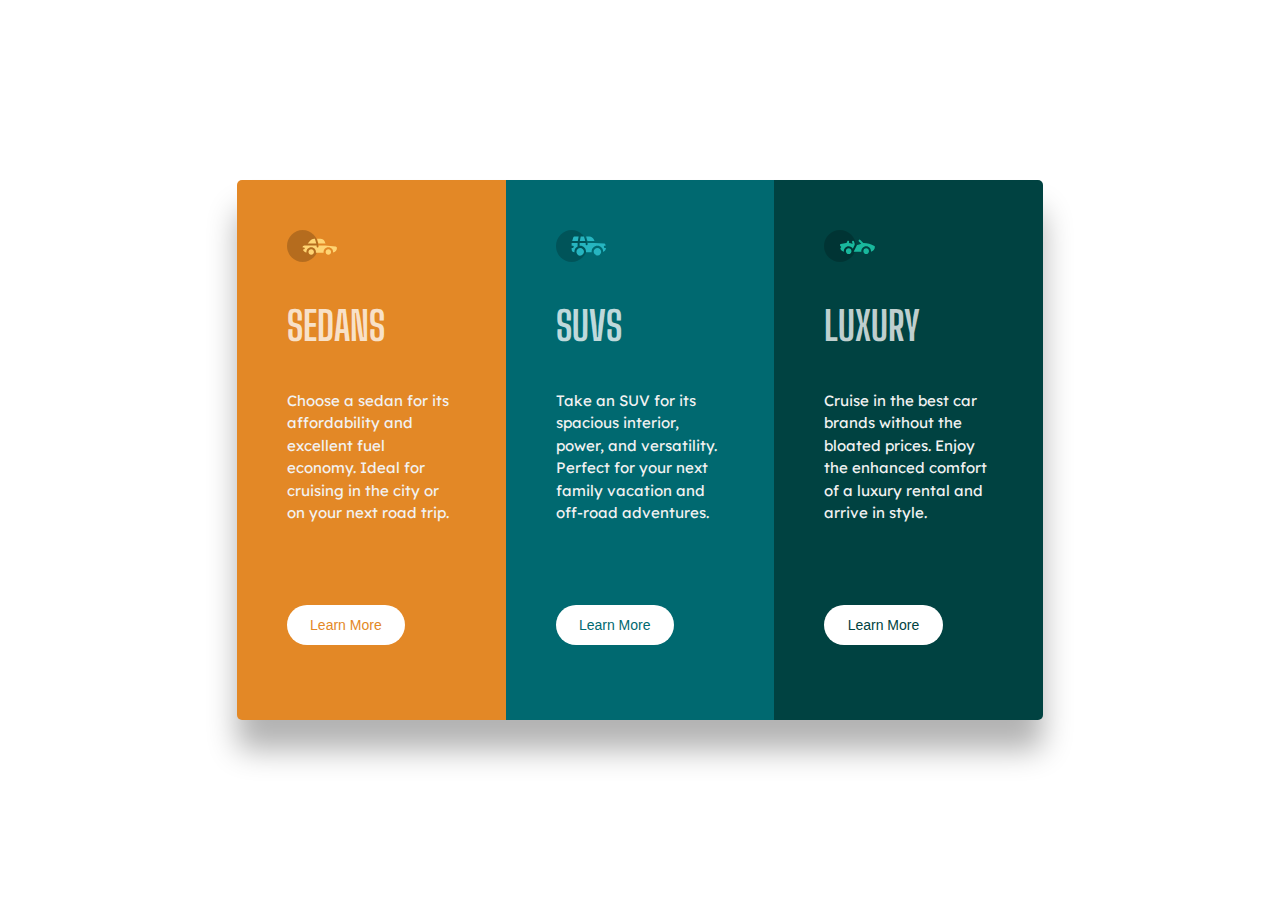
<file: 3-column-preview-card-component-main/index.html>
<!DOCTYPE html>
<html lang="en">
  <head>
    <meta charset="UTF-8" />
    <meta name="viewport" content="width=device-width, initial-scale=1.0" />
    <!-- displays site properly based on user's device -->

    <link
      rel="icon"
      type="image/png"
      sizes="32x32"
      href="./images/favicon-32x32.png"
    />

    <link rel="stylesheet" href="./style.css">

    <title>Frontend Mentor | 3-column preview card component</title>

    </style>
  </head>
  <body>
    <div class="container">

        <div class="card card--sedan">
          <img src="./images/icon-sedans.svg" alt="" class="card__img">
          <h1 class="card__header">Sedans</h1>
          <p class="card__description">Choose a sedan for its affordability and excellent fuel economy.
            Ideal for cruising in the city or on your next road trip.</p>
            <button class="card__btn">Learn More</button>
          </div>
          <div class="card card--suv">
            <img src="./images/icon-suvs.svg" alt="" class="card__img">
            <h1 class="card__header">SUVs</h1>
            <p class="card__description">Take an SUV
              for its spacious interior, power, and versatility. Perfect for your next
              family vacation and off-road adventures.</p>
              <button class="card__btn">Learn More</button>
            </div>
            <div class="card card--luxury">
              <img src="./images/icon-luxury.svg" alt="" class="card__img">
              <h1 class="card__header">Luxury</h1>
              <p class="card__description">Cruise in the best car
                brands without the bloated prices. Enjoy the enhanced comfort of a luxury
                rental and arrive in style.</p>
                <button class="card__btn">Learn More</button>
              </div>
            </div>
          
  </body>
</html>
</file>
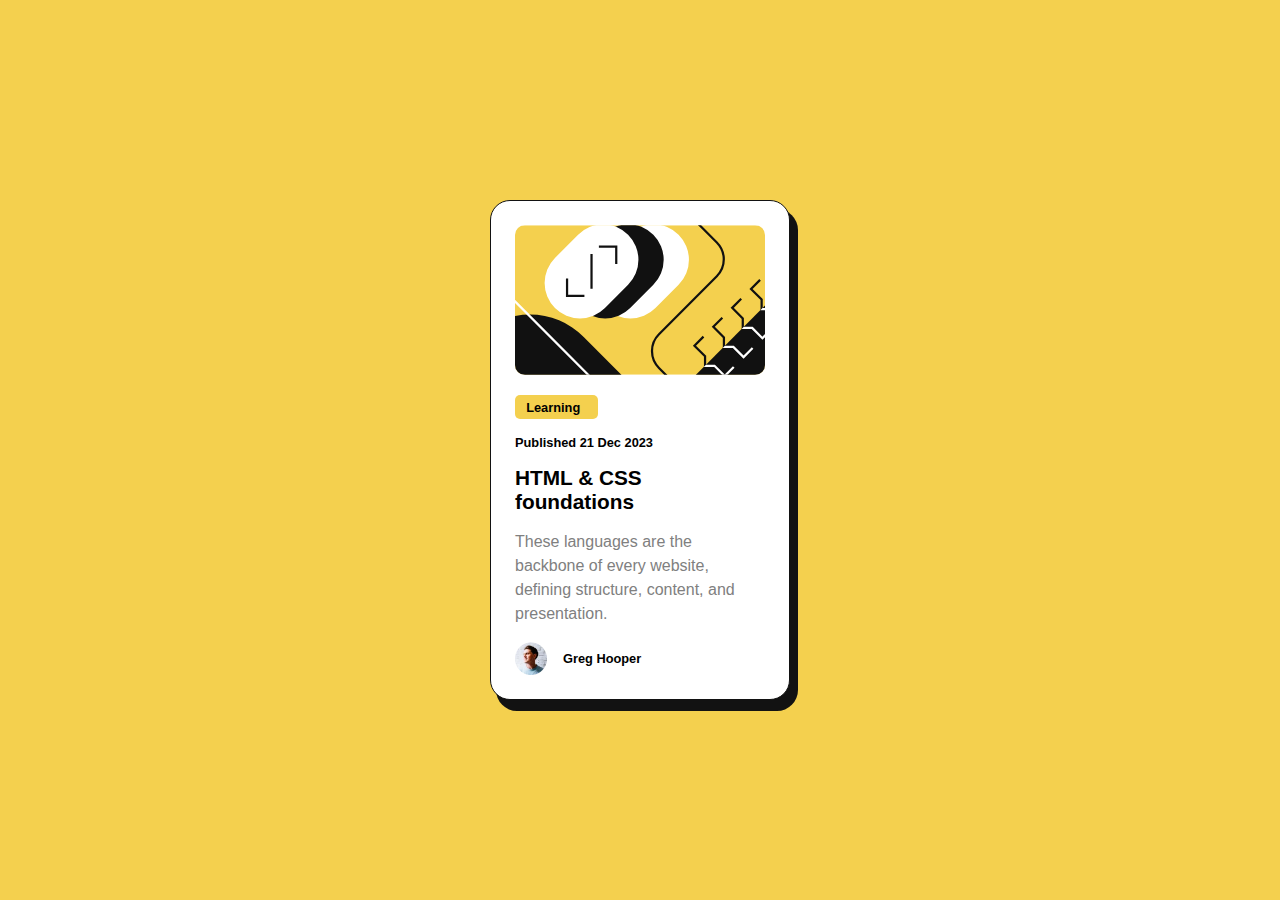
<file: blog-preview-card-main/index.html>
<!DOCTYPE html>
<html lang="en">
<head>
  <meta charset="UTF-8">
  <meta name="viewport" content="width=device-width, initial-scale=1.0"> <!-- displays site properly based on user's device -->

  <link rel="icon" type="image/png" sizes="32x32" href="./assets/images/favicon-32x32.png">
  
  <title>Frontend Mentor | Blog preview card</title>

  <link rel="stylesheet" href="style.css">
</head>
<body>

  <div class="container">
    <div class="img">
      <img src="./assets/images/illustration-article.svg" alt="">
    </div>
    <div class="desc">
      <h3>Learning</h3>

      <h4>Published 21 Dec 2023</h4>

      <h1>HTML & CSS foundations</h1>

      <p>These languages are the backbone of every website, defining structure, content, and presentation.</p>

      <div class="author">
        <img src="./assets/images/image-avatar.webp" alt="">
        <h4>Greg Hooper</h4>
      </div>
    </div>
  </div>

  

  </div>
</body>
</html>
</file>
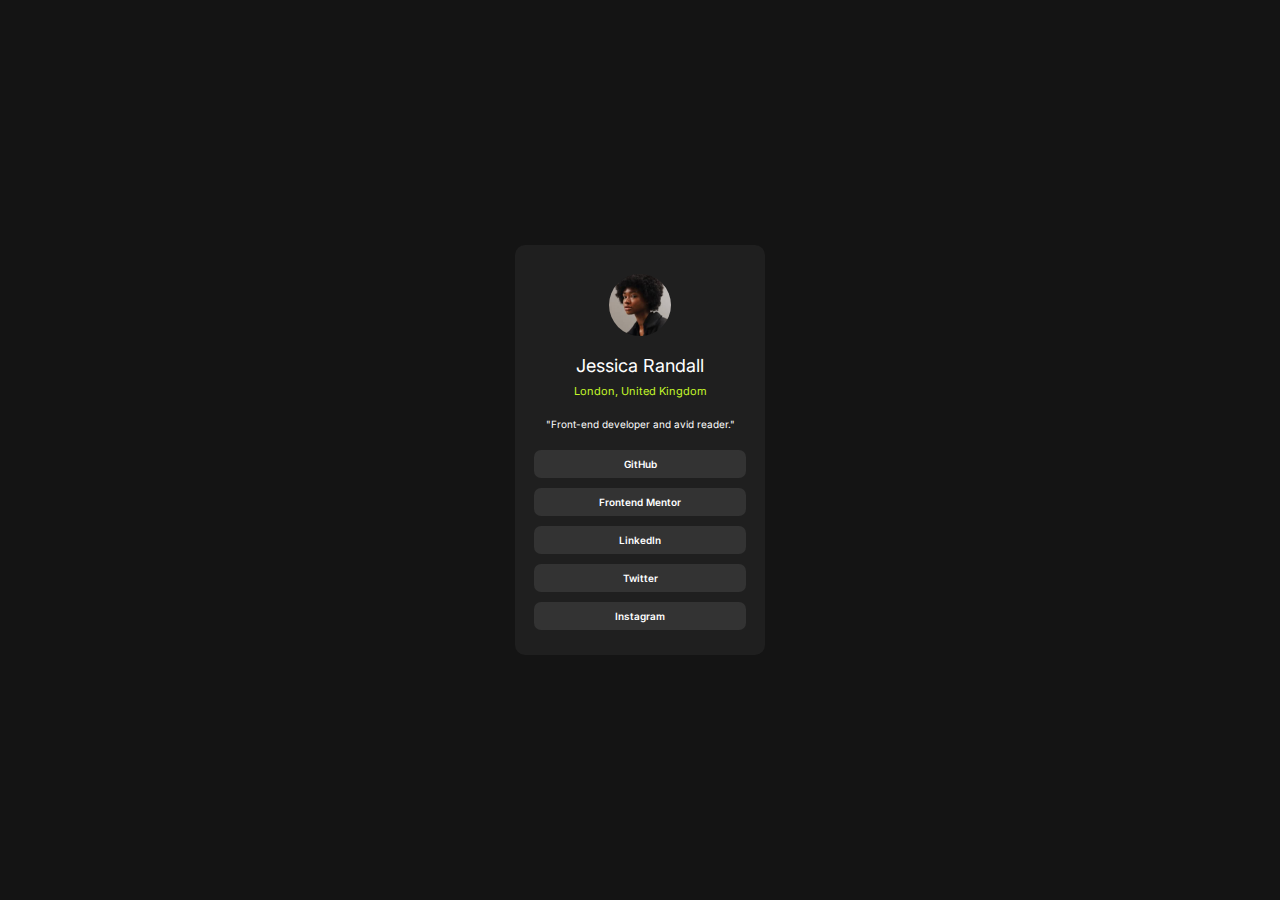
<file: social-links-profile-main/index.html>
<!DOCTYPE html>
<html lang="en">
  <head>
    <meta charset="UTF-8" />
    <meta name="viewport" content="width=device-width, initial-scale=1.0" />
    <!-- displays site properly based on user's device -->

    <link
      rel="icon"
      type="image/png"
      sizes="32x32"
      href="./assets/images/favicon-32x32.png"
    />

    <link rel="stylesheet" href="style.css" />

    <title>Frontend Mentor | Social links profile</title>

  </head>
  <body>
    <div class="container">
      <div class="img-container">
        <img class="img" src="./assets/images/avatar-jessica.jpeg" alt="">
      </div>
      <div class="info">
        <h2>Jessica Randall</h2>
        <h3>London, United Kingdom</h3>
        <p>"Front-end developer and avid
    reader."</p>

      </div>
      <div class="links">
        <ul>
          <li class="link"><a href="#">GitHub</a></li>
          <li class="link"><a href="#">Frontend Mentor</a></li>
          <li class="link"><a href="#">LinkedIn</a></li>
          <li class="link"><a href="#">Twitter</a></li>
          <li class="link"><a href="#">Instagram</a></li>
        </ul>
      </div>
    </div>


    <!-- Jessica Randall London, United Kingdom "Front-end developer and avid
    reader." GitHub Frontend Mentor LinkedIn Twitter Instagram

    <div class="attribution">
      Challenge by
      <a href="https://www.frontendmentor.io?ref=challenge" target="_blank"
        >Frontend Mentor</a
      >. Coded by <a href="#">Your Name Here</a>. -->
    </div>
  </body>
</html>
</file>
<file: 3-column-preview-card-component-main/style.css>
@import url("https://fonts.googleapis.com/css2?family=Lexend+Deca:wght@100..900&display=swap");
@import url("https://fonts.googleapis.com/css2?family=Big+Shoulders+Display:wght@100..900&family=Lexend+Deca:wght@100..900&display=swap");

:root {
  --bright-orange: hsl(31, 77%, 52%);
  --dark-cyan: hsl(184, 100%, 22%);
  --very-dark-cyan: hsl(179, 100%, 13%);

  /* Neutral */

  --transparent-white: hsla(0, 0%, 100%, 0.75);
  --very-light: hsl(0, 0%, 95%);
}

* {
  margin: 0;
  padding: 0;
  box-sizing: border-box;
}

html {
  font-family: "Lexend Deca", sans-serif;
  font-size: 62.5%;
}

body {
  display: grid;
  width: 100vw;
  height: 100vh;
  place-content: center;
}

.container {
  max-width: 90vw;
  margin: 0 auto;
  width: 70%;
  height: 60vh;
  display: grid;
  grid-template-columns: repeat(3, 1fr);
  box-shadow: 0 30px 30px rgba(0, 0, 0, 0.3);

  border-radius: 10px;
}

.card {
  padding: 5rem;
  display: flex;
  flex-direction: column;
  row-gap: 4rem;
}

.card--sedan {
  background-color: var(--bright-orange);
}

.card--suv {
  background-color: var(--dark-cyan);
}

.card--luxury {
  background-color: var(--very-dark-cyan);
}

.card__header {
  color: var(--transparent-white);
  font-family: "Big Shoulders Display", sans-serif;
  font-weight: 700;
  font-size: 4rem;
  text-transform: uppercase;
}

.card__img {
  width: 30%;
}

.card__description {
  color: var(--very-light);
  font-weight: 400;
  font-size: 1.5rem;
  line-height: 1.5;
}

.card__btn {
  margin-top: 4rem;
  cursor: pointer;
  background-color: #fff;
  border: none;
  border-radius: 10rem;
  width: 70%;
  height: 4rem;
  font-size: 1.4rem;
  transition: all ease 0.3s;
}

.card--sedan .card__btn {
  color: var(--bright-orange);
}

.card--sedan .card__btn:hover {
  background-color: var(--bright-orange);
  color: var(--very-light);
  border: 3px solid var(--very-light);
}

.card--suv .card__btn {
  color: var(--dark-cyan);
}

.card--suv .card__btn:hover {
  background-color: var(--dark-cyan);
  color: var(--very-light);
  border: 3px solid var(--very-light);
}
.card--luxury .card__btn {
  color: var(--very-dark-cyan);
}

.card--luxury .card__btn:hover {
  background-color: var(--very-dark-cyan);
  color: var(--very-light);
  border: 3px solid var(--very-light);
}

.card:first-child {
  border-top-left-radius: 5px;
  border-bottom-left-radius: 5px;
}

.card:last-child {
  border-top-right-radius: 5px;
  border-bottom-right-radius: 5px;
}

@media (max-width: 1000px) {
  .container {
    grid-template-columns: repeat(1, 1fr);

    height: 100vh;
    width: 100%;
  }

  .card:first-child {
    border-top-left-radius: 5px;
    border-top-right-radius: 5px;
  }

  .card:last-child {
    border-bottom-left-radius: 5px;
    border-bottom-right-radius: 5px;
  }
}
</file>
<file: blog-preview-card-main/style.css>
*,
*::after,
*::before {
  margin: 0;
  padding: 0;
  box-sizing: border-box;
}

:root {
  --yellow: hsl(47, 88%, 63%);
  --white: hsl(0, 0%, 100%);
  --grey: hsl(0, 0%, 50%);
  --black: hsl(0, 0%, 7%);
}

html {
  font-family: "Figtree", sans-serif;
  /* font-size: 62.5%; */
}

body {
  background: var(--yellow);
  width: 100vw;
  height: 100vh;
  display: flex;
  align-items: center;
  justify-content: center;
}

.container {
  background: var(--white);
  padding: 1.5rem;
  border-radius: 20px;
  border: 1px solid var(--black);
  width: 15%;

  min-width: 300px;
  box-shadow: 7px 10px 0 1px var(--black);
}

.img {
  margin-bottom: 1rem;
}

.img img {
  border-radius: 10px;
  width: 100%;
}

.desc {
  display: flex;
  flex-direction: column;
  gap: 1rem;
}

.desc h3 {
  font-weight: 800;
  font-size: 0.8rem;
  padding: 0.3rem 4.5rem 0.3rem 0.7rem;
  width: 4.7rem;
  border-radius: 5px;
  background: var(--yellow);
}

.desc h4 {
  font-size: 0.8rem;
}

.desc h1 {
  font-weight: 800;
  font-size: 1.3rem;
  transition: color ease 0.3s;
  cursor: pointer;
}

.desc h1:hover {
  color: var(--yellow);
}

.desc p {
  color: var(--grey);
  line-height: 1.5;
}
.author {
  height: 100%;
  width: 100%;
  display: flex;
  align-items: center;
  gap: 1rem;
}

.author h4 {
  font-weight: 800;
}

.author img {
  width: 2rem;
}

@media (max-width: 768px) {
  .desc h1 {
    font-size: 1rem;
  }

  .desc p {
    font-size: 0.8rem;
  }
}
</file>
<file: social-links-profile-main/style.css>
@import url("https://fonts.googleapis.com/css2?family=Inter:wght@100..900&display=swap");

* {
  margin: 0;
  padding: 0;
  box-sizing: border-box;
  font-family: "Inter", sans-serif;
}

html {
  font-size: 62.5%;
  font-weight: 600;
}

body {
  background-color: hsl(0, 0%, 8%);
}

.container {
  background-color: hsl(0, 0%, 12%);
  position: absolute;
  top: 50%;
  left: 50%;
  transform: translate(-50%, -50%);
  width: 25rem;
  border-radius: 10px;
}

.img-container {
  display: flex;
  justify-content: center;
  align-items: center;
  height: 10rem;
  margin-top: 1rem;
}

.img {
  width: 25%;
  border-radius: 50%;
}

.info h2 {
  text-align: center;
  font-size: 1.8rem;
  color: hsl(0, 0%, 100%);
  font-weight: 400;
}

.info h3 {
  text-align: center;
  font-size: 1.1rem;
  margin-top: 0.8rem;
  color: hsl(75, 94%, 57%);
  font-weight: 400;
}

.info p {
  text-align: center;
  margin-top: 2rem;
  color: white;
  font-weight: 400;
}

.links {
  display: flex;
  justify-content: center;
  gap: 10rem;
}

a {
  color: white;
  text-decoration: none;
}

.link {
  list-style: none;
  padding: 0.8rem 6.5rem;
  background-color: hsl(0, 0%, 20%);
  text-align: center;
  margin-top: 1rem;
  margin-bottom: 1rem;
  border-radius: 7px;
  transition: background-color 0.4s;
  cursor: pointer;
}

.link:last-child {
  margin-bottom: 2.5rem;
}

.link:first-child {
  margin-top: 2rem;
}

.link:hover {
  background-color: hsl(0, 0%, 8%);
}
</file>
